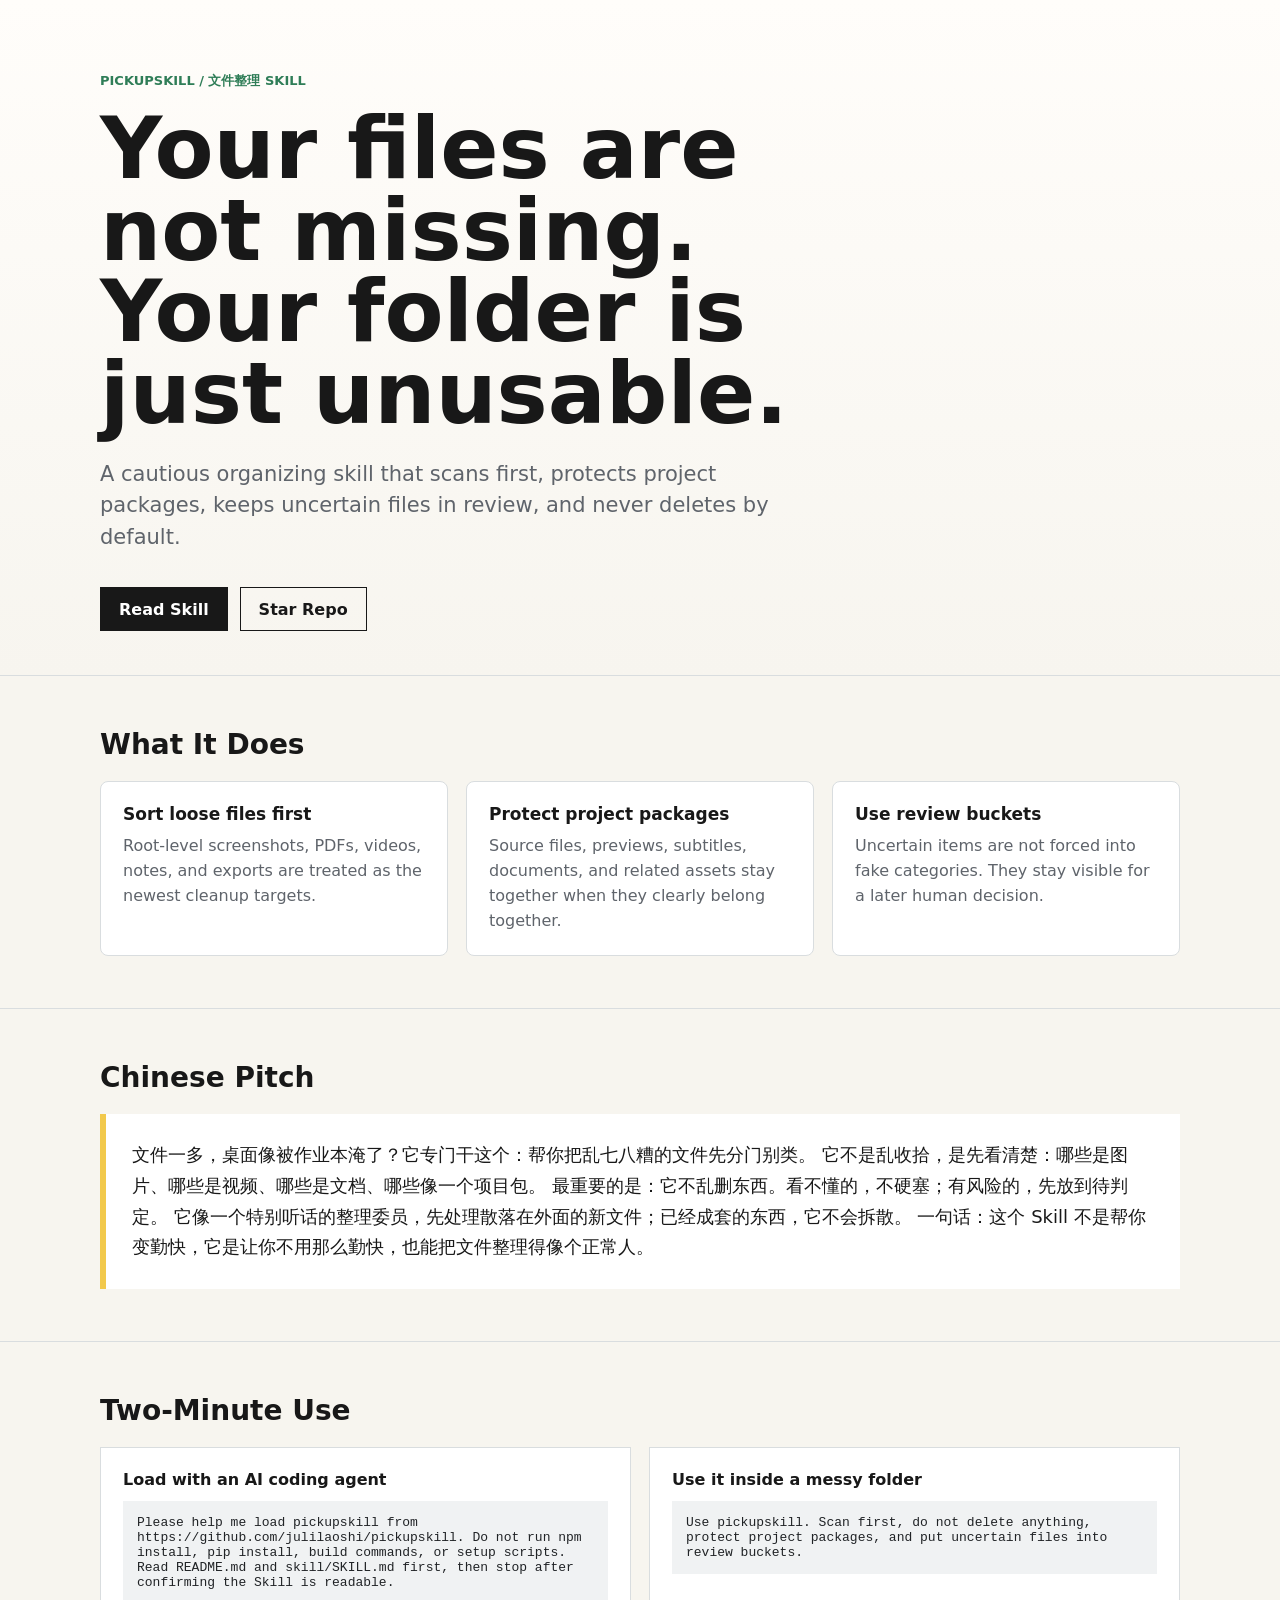
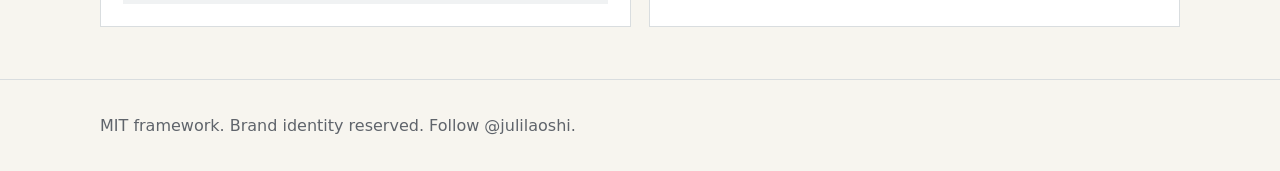
<file: site/index.html>
<!doctype html>
<html lang="en">
  <head>
    <meta charset="utf-8" />
    <meta name="viewport" content="width=device-width, initial-scale=1" />
    <title>Pickupskill</title>
    <meta
      name="description"
      content="Pickupskill is a cautious file organization skill for messy working folders, loose files, project packages, and review buckets."
    />
    <link rel="stylesheet" href="./ui/local-view.css" />
  </head>
  <body>
    <main class="page">
      <header class="hero">
        <div class="hero-inner">
          <p class="eyebrow">Pickupskill / 文件整理 skill</p>
          <h1>Your files are not missing. Your folder is just unusable.</h1>
          <p class="hero-copy">
            A cautious organizing skill that scans first, protects project packages,
            keeps uncertain files in review, and never deletes by default.
          </p>
          <div class="actions">
            <a class="button" href="../skill/SKILL.md">Read Skill</a>
            <a class="button secondary" href="https://github.com/julilaoshi/pickupskill">Star Repo</a>
          </div>
        </div>
      </header>

      <section>
        <div class="section-inner">
          <h2>What It Does</h2>
          <div class="grid">
            <article class="card">
              <strong>Sort loose files first</strong>
              <p>Root-level screenshots, PDFs, videos, notes, and exports are treated as the newest cleanup targets.</p>
            </article>
            <article class="card">
              <strong>Protect project packages</strong>
              <p>Source files, previews, subtitles, documents, and related assets stay together when they clearly belong together.</p>
            </article>
            <article class="card">
              <strong>Use review buckets</strong>
              <p>Uncertain items are not forced into fake categories. They stay visible for a later human decision.</p>
            </article>
          </div>
        </div>
      </section>

      <section>
        <div class="section-inner">
          <h2>Chinese Pitch</h2>
          <div class="script">
            文件一多，桌面像被作业本淹了？它专门干这个：帮你把乱七八糟的文件先分门别类。
            它不是乱收拾，是先看清楚：哪些是图片、哪些是视频、哪些是文档、哪些像一个项目包。
            最重要的是：它不乱删东西。看不懂的，不硬塞；有风险的，先放到待判定。
            它像一个特别听话的整理委员，先处理散落在外面的新文件；已经成套的东西，它不会拆散。
            一句话：这个 Skill 不是帮你变勤快，它是让你不用那么勤快，也能把文件整理得像个正常人。
          </div>
        </div>
      </section>

      <section>
        <div class="section-inner">
          <h2>Two-Minute Use</h2>
          <div class="steps">
            <article class="step">
              <strong>Load with an AI coding agent</strong>
              <code>Please help me load pickupskill from https://github.com/julilaoshi/pickupskill. Do not run npm install, pip install, build commands, or setup scripts. Read README.md and skill/SKILL.md first, then stop after confirming the Skill is readable.</code>
            </article>
            <article class="step">
              <strong>Use it inside a messy folder</strong>
              <code>Use pickupskill. Scan first, do not delete anything, protect project packages, and put uncertain files into review buckets.</code>
            </article>
          </div>
        </div>
      </section>
    </main>
    <footer>
      <div class="section-inner">MIT framework. Brand identity reserved. Follow @julilaoshi.</div>
    </footer>
  </body>
</html>
</file>
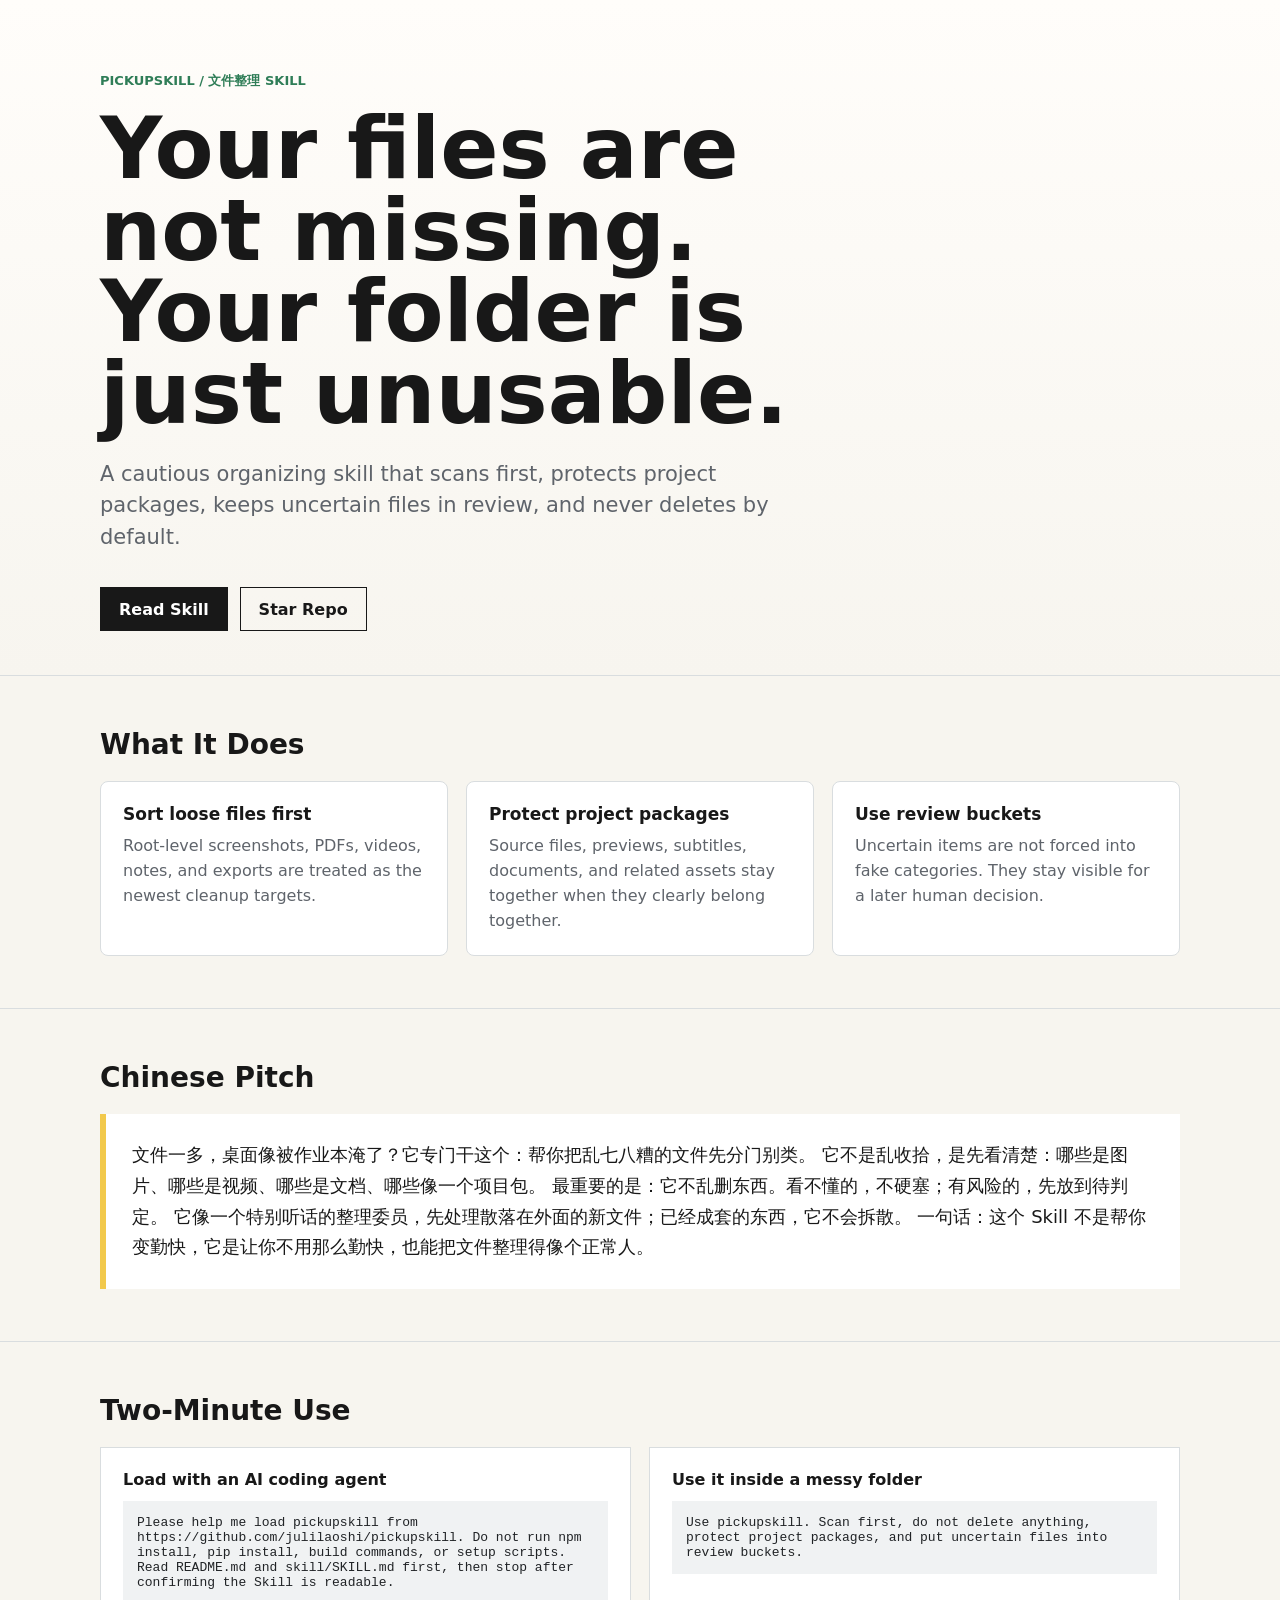
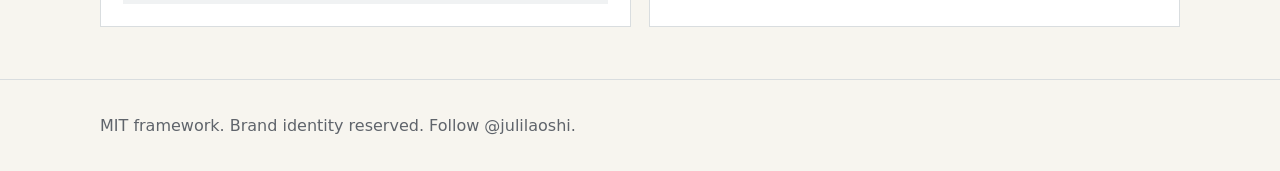
<file: pickup_is_here/OPEN_HOME.html>
<!doctype html>
<html lang="en">
  <head>
    <meta charset="utf-8" />
    <meta name="viewport" content="width=device-width, initial-scale=1" />
    <meta http-equiv="refresh" content="0; url=../site/index.html" />
    <title>Open Pickupskill Home</title>
  </head>
  <body>
    <p>Opening Pickupskill home. If it does not open, <a href="../site/index.html">click here</a>.</p>
  </body>
</html>
</file>
<file: site/ui/local-view.css>
:root {
  color-scheme: light;
  --ink: #181818;
  --muted: #5f646b;
  --line: #d9dddf;
  --paper: #f7f5ef;
  --green: #2f7d57;
  --yellow: #f2c94c;
  --blue: #3867d6;
  --white: #ffffff;
}

* {
  box-sizing: border-box;
}

body {
  margin: 0;
  font-family: Inter, ui-sans-serif, system-ui, -apple-system, BlinkMacSystemFont, "Segoe UI", sans-serif;
  color: var(--ink);
  background: var(--paper);
}

a {
  color: inherit;
}

.page {
  min-height: 100vh;
}

.hero {
  padding: 72px 24px 44px;
  border-bottom: 1px solid var(--line);
  background: linear-gradient(180deg, #fffdfa 0%, #f7f5ef 100%);
}

.hero-inner,
.section-inner {
  width: min(1080px, 100%);
  margin: 0 auto;
}

.eyebrow {
  margin: 0 0 18px;
  font-size: 13px;
  font-weight: 700;
  letter-spacing: 0;
  text-transform: uppercase;
  color: var(--green);
}

h1 {
  margin: 0;
  max-width: 820px;
  font-size: clamp(42px, 7vw, 86px);
  line-height: 0.95;
  letter-spacing: 0;
}

.hero-copy {
  max-width: 720px;
  margin: 24px 0 0;
  font-size: 21px;
  line-height: 1.5;
  color: var(--muted);
}

.actions {
  display: flex;
  flex-wrap: wrap;
  gap: 12px;
  margin-top: 34px;
}

.button {
  display: inline-flex;
  align-items: center;
  min-height: 44px;
  padding: 0 18px;
  border: 1px solid var(--ink);
  background: var(--ink);
  color: var(--white);
  text-decoration: none;
  font-weight: 700;
}

.button.secondary {
  background: transparent;
  color: var(--ink);
}

section {
  padding: 52px 24px;
  border-bottom: 1px solid var(--line);
}

h2 {
  margin: 0 0 20px;
  font-size: 28px;
  letter-spacing: 0;
}

.grid {
  display: grid;
  grid-template-columns: repeat(3, minmax(0, 1fr));
  gap: 18px;
}

.card {
  min-height: 160px;
  padding: 22px;
  border: 1px solid var(--line);
  border-radius: 8px;
  background: var(--white);
}

.card strong {
  display: block;
  margin-bottom: 10px;
  font-size: 17px;
}

.card p,
.section-copy {
  margin: 0;
  color: var(--muted);
  line-height: 1.55;
}

.script {
  padding: 26px;
  border-left: 6px solid var(--yellow);
  background: var(--white);
  line-height: 1.7;
  font-size: 18px;
}

.steps {
  display: grid;
  grid-template-columns: repeat(2, minmax(0, 1fr));
  gap: 18px;
}

.step {
  padding: 22px;
  border: 1px solid var(--line);
  background: var(--white);
}

.step code {
  display: block;
  margin-top: 12px;
  padding: 14px;
  overflow-wrap: anywhere;
  background: #f0f2f3;
  color: #202326;
}

footer {
  padding: 36px 24px;
  color: var(--muted);
}

@media (max-width: 760px) {
  .grid,
  .steps {
    grid-template-columns: 1fr;
  }

  .hero {
    padding-top: 52px;
  }
}
</file>
